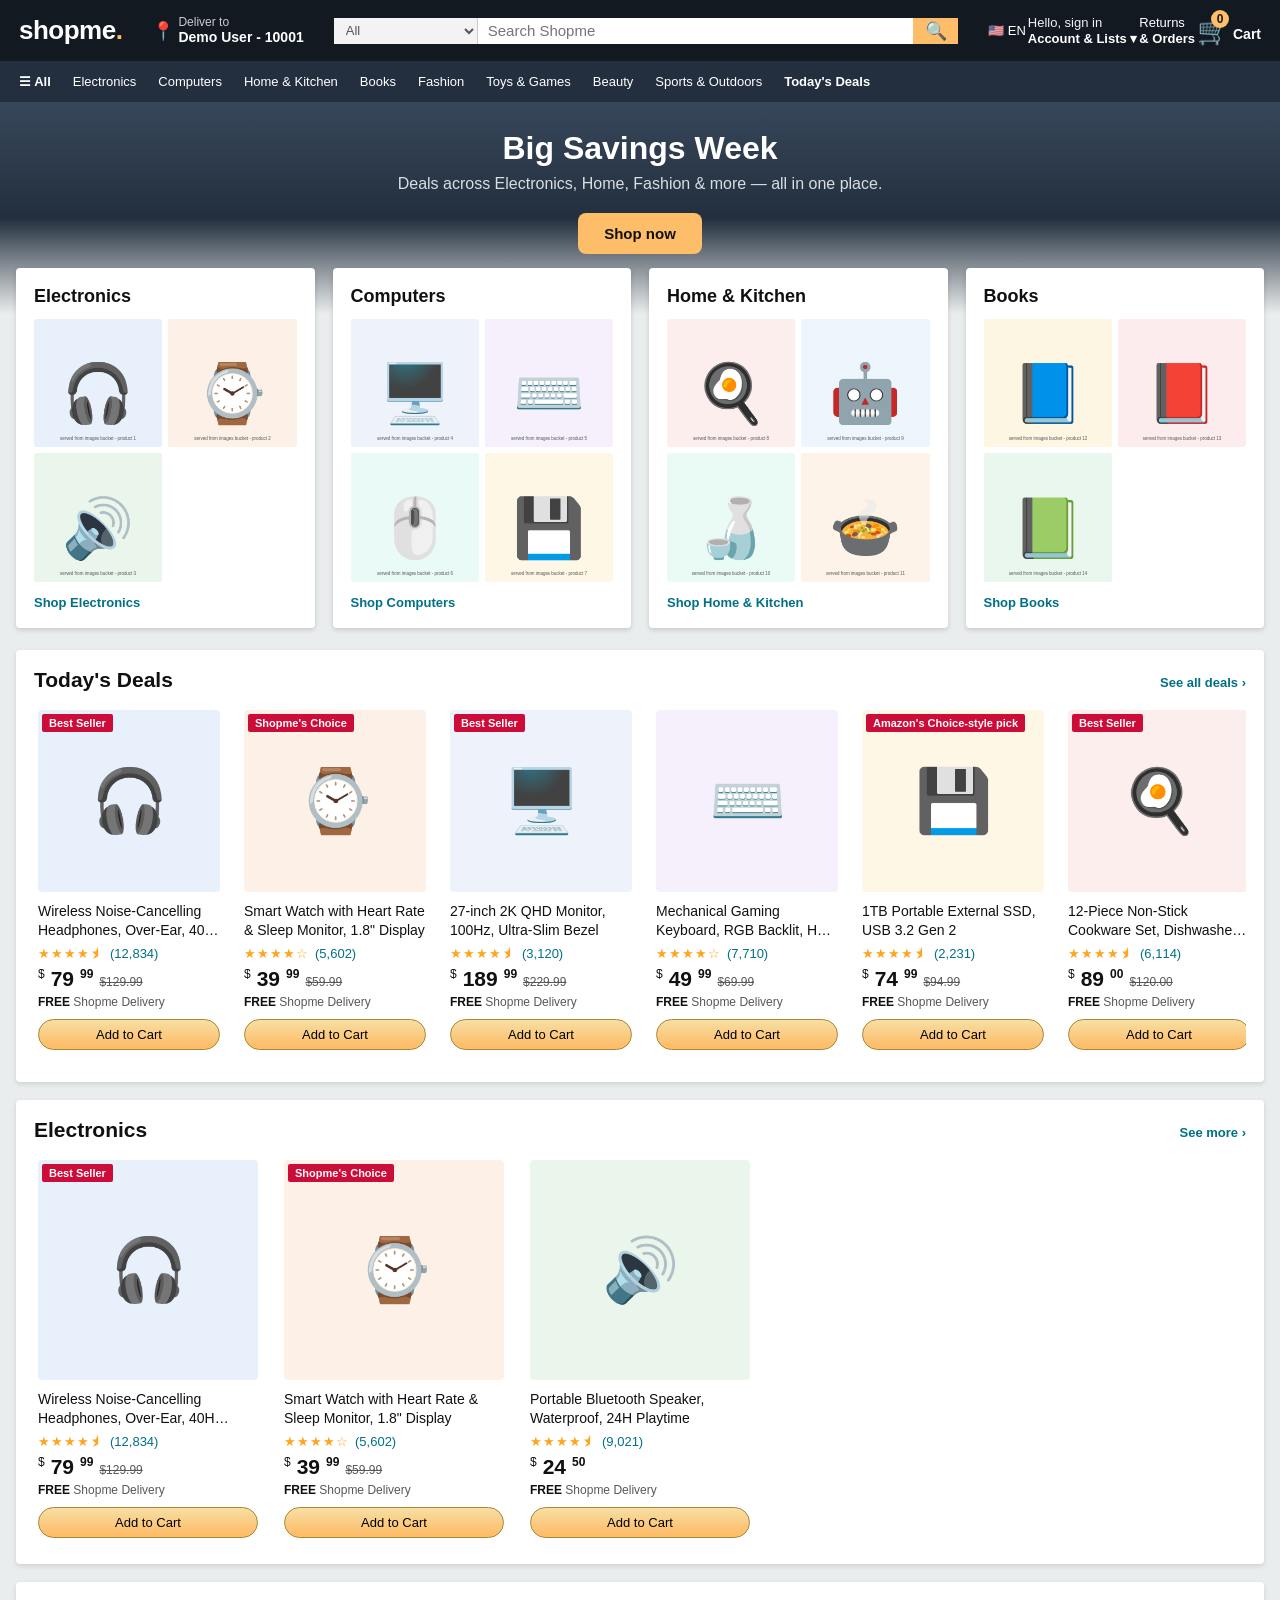
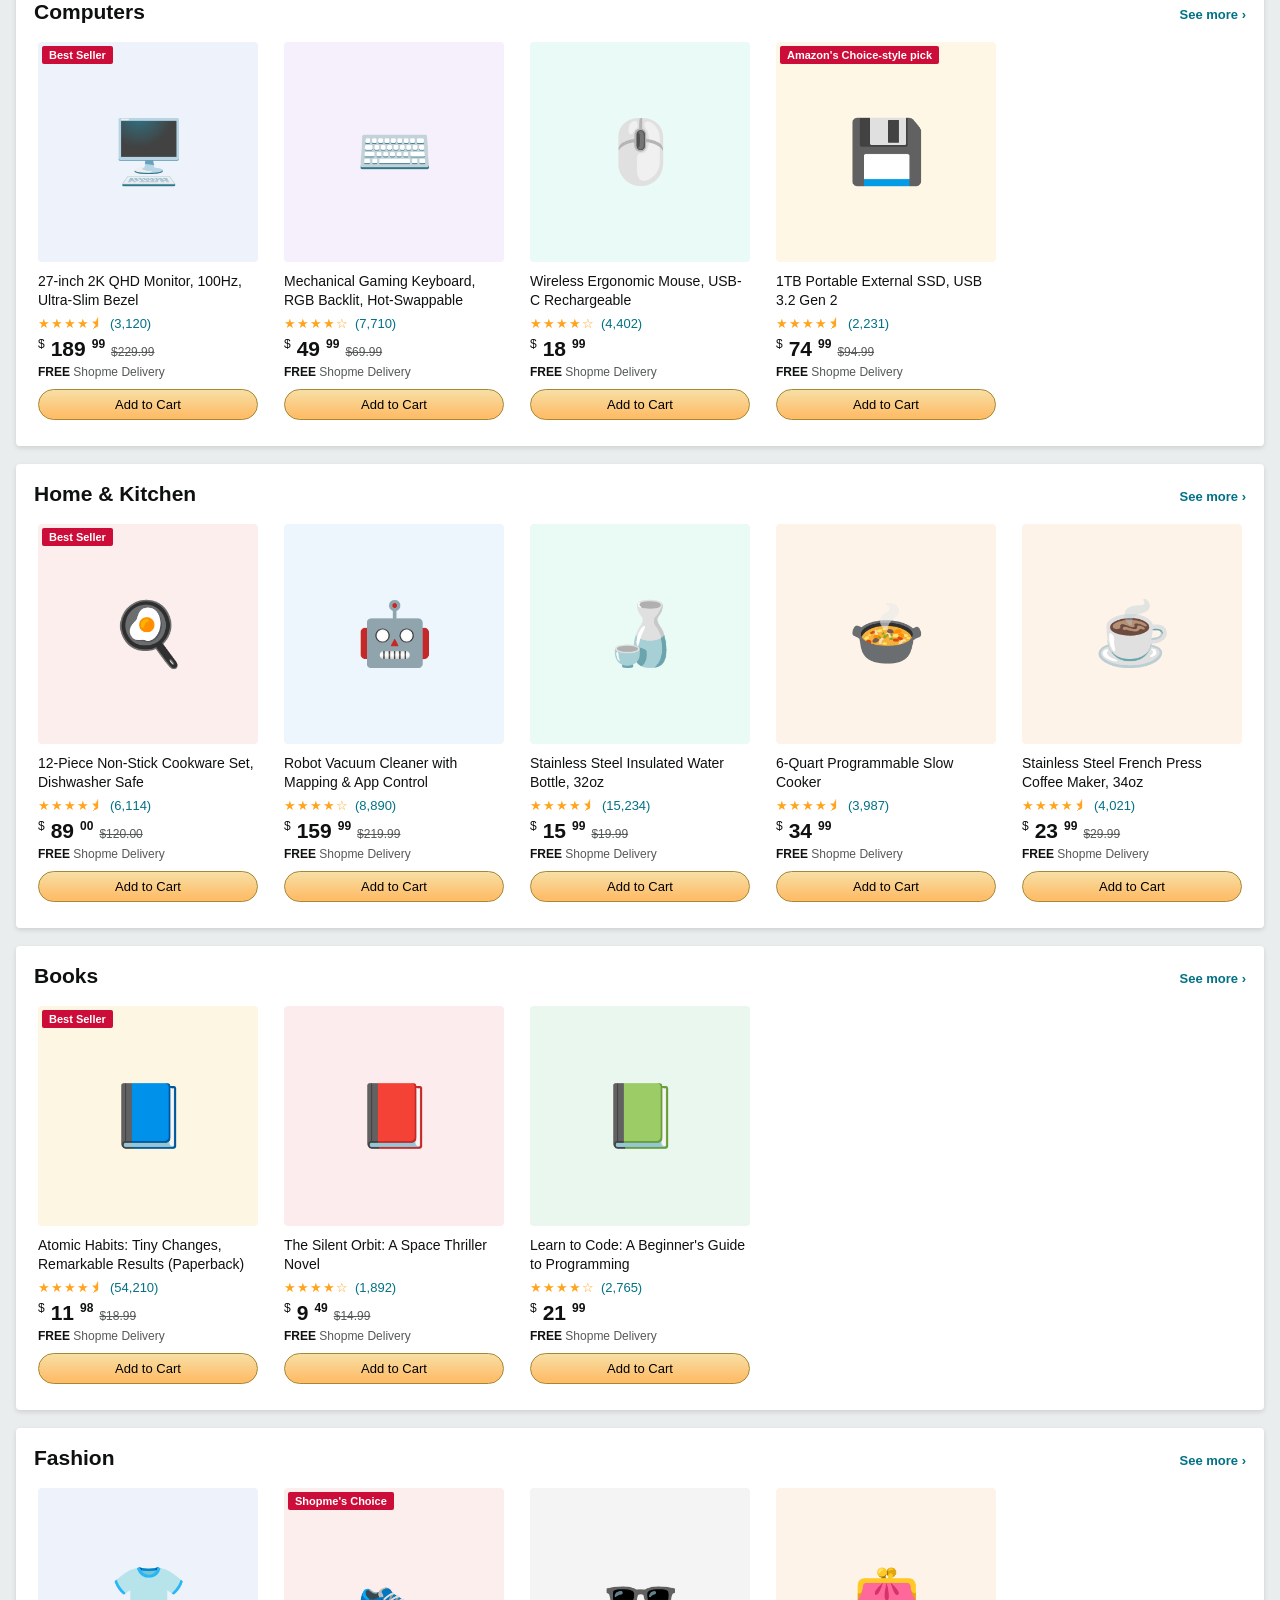
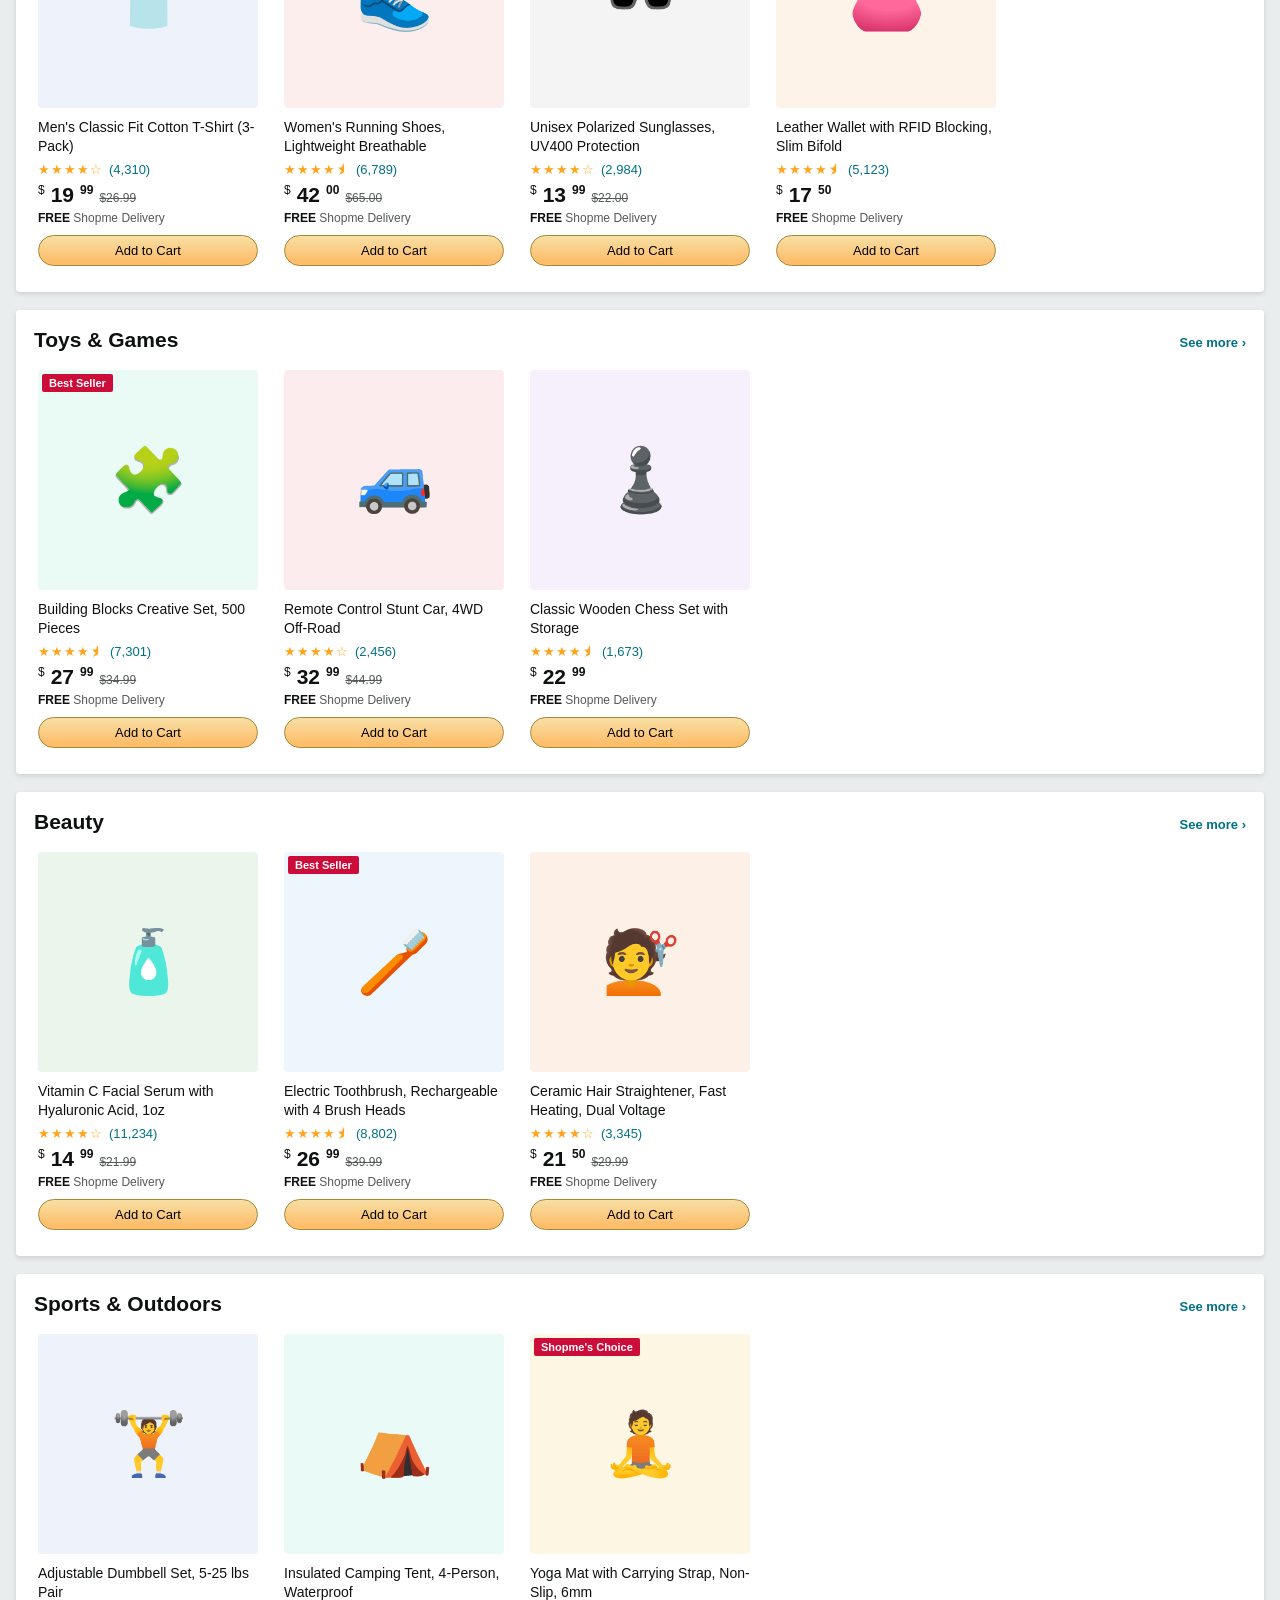
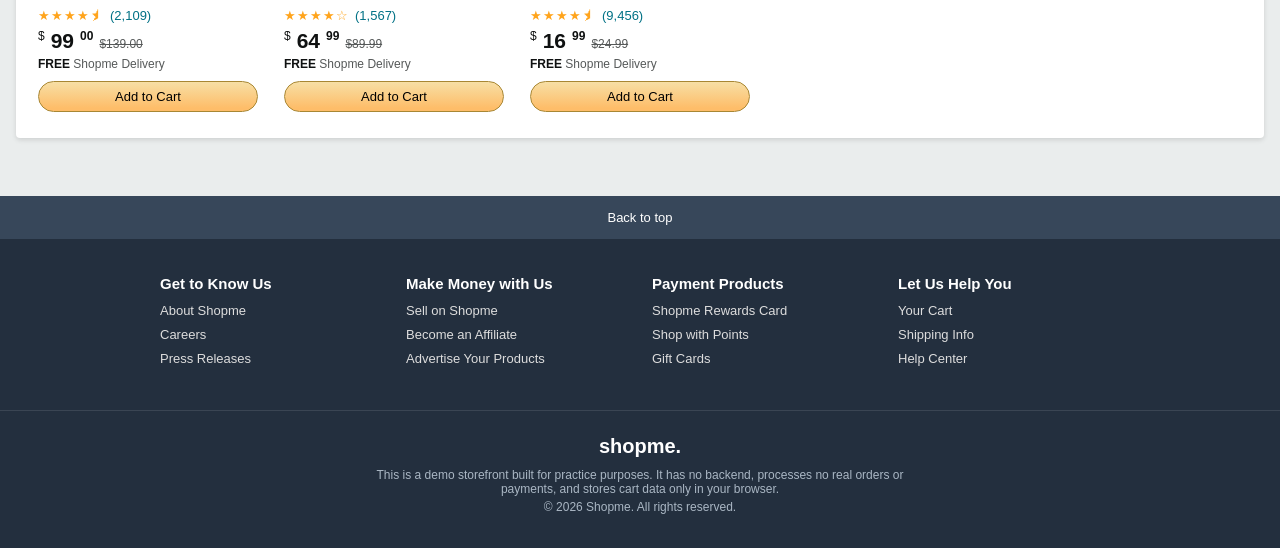
<file: index.html>
<!DOCTYPE html>
<html lang="en">
<head>
  <meta charset="UTF-8" />
  <meta name="viewport" content="width=device-width, initial-scale=1.0" />
  <title>Shopme — Online Shopping for Electronics, Books, Home & More (CI/CD test)</title>
  <link rel="stylesheet" href="css/style.css" />
</head>
<body>
  <div class="page-wrap">

    <header class="site-header">
      <div class="header-row top-row">
        <a href="index.html" class="logo">shopme<span class="logo-dot">.</span></a>

        <div class="deliver-to">
          <span class="pin">📍</span>
          <div class="deliver-text">
            <span class="deliver-line1">Deliver to</span>
            <span class="deliver-line2">Demo User - 10001</span>
          </div>
        </div>

        <form class="search-bar" id="search-form" role="search">
          <select class="search-category" id="search-category" aria-label="Search category">
            <option value="all">All</option>
            <option value="Electronics">Electronics</option>
            <option value="Computers">Computers</option>
            <option value="Home & Kitchen">Home &amp; Kitchen</option>
            <option value="Books">Books</option>
            <option value="Fashion">Fashion</option>
            <option value="Toys & Games">Toys &amp; Games</option>
            <option value="Beauty">Beauty</option>
            <option value="Sports & Outdoors">Sports &amp; Outdoors</option>
          </select>
          <input type="text" id="search-input" class="search-input" placeholder="Search Shopme" aria-label="Search Shopme" />
          <button type="submit" class="search-btn" aria-label="Search">🔍</button>
        </form>

        <div class="header-links">
          <div class="lang-select">🇺🇸 EN</div>
          <a href="#" class="account-link">
            <span class="line1">Hello, sign in</span>
            <span class="line2">Account &amp; Lists ▾</span>
          </a>
          <a href="#" class="orders-link">
            <span class="line1">Returns</span>
            <span class="line2">&amp; Orders</span>
          </a>
          <a href="cart.html" class="cart-link">
            <span class="cart-icon-wrap">🛒<span id="cart-count" class="cart-count">0</span></span>
            <span class="cart-text">Cart</span>
          </a>
        </div>
      </div>

      <nav class="header-row nav-row">
        <button class="all-menu" type="button">☰ All</button>
        <a href="index.html?cat=Electronics">Electronics</a>
        <a href="index.html?cat=Computers">Computers</a>
        <a href="index.html?cat=Home%20%26%20Kitchen">Home &amp; Kitchen</a>
        <a href="index.html?cat=Books">Books</a>
        <a href="index.html?cat=Fashion">Fashion</a>
        <a href="index.html?cat=Toys%20%26%20Games">Toys &amp; Games</a>
        <a href="index.html?cat=Beauty">Beauty</a>
        <a href="index.html?cat=Sports%20%26%20Outdoors">Sports &amp; Outdoors</a>
        <a href="#" class="nav-deals">Today's Deals</a>
      </nav>
    </header>

    <main>
      <section class="hero">
        <h1>Big Savings Week</h1>
        <p>Deals across Electronics, Home, Fashion & more — all in one place.</p>
        <button class="hero-cta" onclick="document.getElementById('home-sections').scrollIntoView({behavior:'smooth'})">Shop now</button>
      </section>

      <div class="content-wrap">
        <div class="promo-row" id="promo-row"></div>

        <section id="search-results" class="section" hidden></section>

        <div id="home-sections">
          <section class="section">
            <div class="section-head">
              <h2>Today's Deals</h2>
              <a href="#" class="nav-deals-link">See all deals ›</a>
            </div>
            <div class="deals-strip" id="deals-strip"></div>
          </section>

          <div id="category-sections"></div>
        </div>
      </div>
    </main>

    <footer class="site-footer">
      <button class="back-to-top" onclick="window.scrollTo({top:0,behavior:'smooth'})">Back to top</button>
      <div class="footer-columns">
        <div>
          <h4>Get to Know Us</h4>
          <ul>
            <li><a href="#">About Shopme</a></li>
            <li><a href="#">Careers</a></li>
            <li><a href="#">Press Releases</a></li>
          </ul>
        </div>
        <div>
          <h4>Make Money with Us</h4>
          <ul>
            <li><a href="#">Sell on Shopme</a></li>
            <li><a href="#">Become an Affiliate</a></li>
            <li><a href="#">Advertise Your Products</a></li>
          </ul>
        </div>
        <div>
          <h4>Payment Products</h4>
          <ul>
            <li><a href="#">Shopme Rewards Card</a></li>
            <li><a href="#">Shop with Points</a></li>
            <li><a href="#">Gift Cards</a></li>
          </ul>
        </div>
        <div>
          <h4>Let Us Help You</h4>
          <ul>
            <li><a href="cart.html">Your Cart</a></li>
            <li><a href="#">Shipping Info</a></li>
            <li><a href="#">Help Center</a></li>
          </ul>
        </div>
      </div>
      <div class="footer-bottom">
        <div class="footer-logo">shopme.</div>
        <p>This is a demo storefront built for practice purposes. It has no backend, processes no real orders or payments, and stores cart data only in your browser.</p>
        <p>&copy; 2026 Shopme. All rights reserved.</p>
      </div>
    </footer>

  </div>

  <script src="js/products.js"></script>
  <script src="js/cart-utils.js"></script>
  <script src="js/main.js"></script>
</body>
</html>
</file>
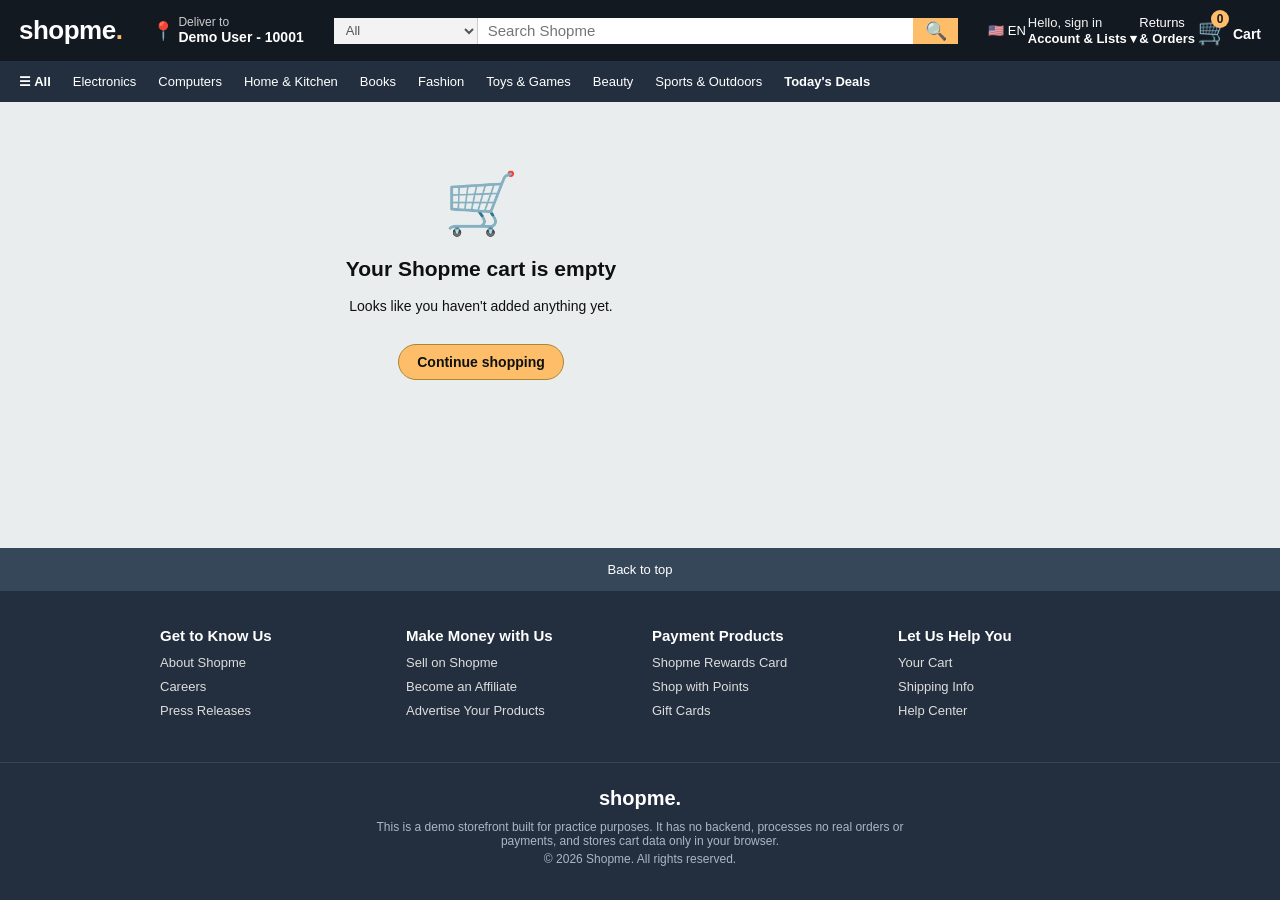
<file: cart.html>
<!DOCTYPE html>
<html lang="en">
<head>
  <meta charset="UTF-8" />
  <meta name="viewport" content="width=device-width, initial-scale=1.0" />
  <title>Your Cart — Shopme</title>
  <link rel="stylesheet" href="css/style.css" />
</head>
<body>
  <div class="page-wrap">

    <header class="site-header">
      <div class="header-row top-row">
        <a href="index.html" class="logo">shopme<span class="logo-dot">.</span></a>

        <div class="deliver-to">
          <span class="pin">📍</span>
          <div class="deliver-text">
            <span class="deliver-line1">Deliver to</span>
            <span class="deliver-line2">Demo User - 10001</span>
          </div>
        </div>

        <form class="search-bar" id="search-form" role="search">
          <select class="search-category" id="search-category" aria-label="Search category">
            <option value="all">All</option>
            <option value="Electronics">Electronics</option>
            <option value="Computers">Computers</option>
            <option value="Home & Kitchen">Home &amp; Kitchen</option>
            <option value="Books">Books</option>
            <option value="Fashion">Fashion</option>
            <option value="Toys & Games">Toys &amp; Games</option>
            <option value="Beauty">Beauty</option>
            <option value="Sports & Outdoors">Sports &amp; Outdoors</option>
          </select>
          <input type="text" id="search-input" class="search-input" placeholder="Search Shopme" aria-label="Search Shopme" />
          <button type="submit" class="search-btn" aria-label="Search">🔍</button>
        </form>

        <div class="header-links">
          <div class="lang-select">🇺🇸 EN</div>
          <a href="#" class="account-link">
            <span class="line1">Hello, sign in</span>
            <span class="line2">Account &amp; Lists ▾</span>
          </a>
          <a href="#" class="orders-link">
            <span class="line1">Returns</span>
            <span class="line2">&amp; Orders</span>
          </a>
          <a href="cart.html" class="cart-link">
            <span class="cart-icon-wrap">🛒<span id="cart-count" class="cart-count">0</span></span>
            <span class="cart-text">Cart</span>
          </a>
        </div>
      </div>

      <nav class="header-row nav-row">
        <button class="all-menu" type="button">☰ All</button>
        <a href="index.html?cat=Electronics">Electronics</a>
        <a href="index.html?cat=Computers">Computers</a>
        <a href="index.html?cat=Home%20%26%20Kitchen">Home &amp; Kitchen</a>
        <a href="index.html?cat=Books">Books</a>
        <a href="index.html?cat=Fashion">Fashion</a>
        <a href="index.html?cat=Toys%20%26%20Games">Toys &amp; Games</a>
        <a href="index.html?cat=Beauty">Beauty</a>
        <a href="index.html?cat=Sports%20%26%20Outdoors">Sports &amp; Outdoors</a>
        <a href="#" class="nav-deals">Today's Deals</a>
      </nav>
    </header>

    <main>
      <div class="cart-page">
        <div class="cart-items-box" id="cart-items-box">
          <h1>Shopping Cart</h1>
          <div class="cart-header-row"><span>Item</span><span>Price</span></div>
          <div id="cart-lines"></div>
          <div class="cart-subtotal-row">
            Subtotal (<span id="cart-subtotal-count">0</span> items): <b>$<span id="cart-subtotal-amount">0.00</span></b>
          </div>
        </div>

        <div class="summary-box" id="summary-box">
          <div class="summary-total">
            Subtotal (<span id="summary-count">0</span> items): <b>$<span id="summary-amount">0.00</span></b>
          </div>
          <button class="checkout-btn" id="checkout-btn">Proceed to Checkout</button>
        </div>

        <div class="empty-cart" id="empty-cart" hidden>
          <div class="emoji">🛒</div>
          <h2>Your Shopme cart is empty</h2>
          <p>Looks like you haven't added anything yet.</p>
          <a href="index.html" class="continue-shopping-btn">Continue shopping</a>
        </div>
      </div>
    </main>

    <footer class="site-footer">
      <button class="back-to-top" onclick="window.scrollTo({top:0,behavior:'smooth'})">Back to top</button>
      <div class="footer-columns">
        <div>
          <h4>Get to Know Us</h4>
          <ul>
            <li><a href="#">About Shopme</a></li>
            <li><a href="#">Careers</a></li>
            <li><a href="#">Press Releases</a></li>
          </ul>
        </div>
        <div>
          <h4>Make Money with Us</h4>
          <ul>
            <li><a href="#">Sell on Shopme</a></li>
            <li><a href="#">Become an Affiliate</a></li>
            <li><a href="#">Advertise Your Products</a></li>
          </ul>
        </div>
        <div>
          <h4>Payment Products</h4>
          <ul>
            <li><a href="#">Shopme Rewards Card</a></li>
            <li><a href="#">Shop with Points</a></li>
            <li><a href="#">Gift Cards</a></li>
          </ul>
        </div>
        <div>
          <h4>Let Us Help You</h4>
          <ul>
            <li><a href="cart.html">Your Cart</a></li>
            <li><a href="#">Shipping Info</a></li>
            <li><a href="#">Help Center</a></li>
          </ul>
        </div>
      </div>
      <div class="footer-bottom">
        <div class="footer-logo">shopme.</div>
        <p>This is a demo storefront built for practice purposes. It has no backend, processes no real orders or payments, and stores cart data only in your browser.</p>
        <p>&copy; 2026 Shopme. All rights reserved.</p>
      </div>
    </footer>

  </div>

  <div class="modal-overlay" id="checkout-modal" hidden>
    <div class="modal-box">
      <div class="emoji">✅</div>
      <h2>Order placed!</h2>
      <p>Thanks for shopping with Shopme. This is a front-end demo, so no real order was submitted and no payment was charged.</p>
      <button id="close-modal-btn" type="button">Continue shopping</button>
    </div>
  </div>

  <script src="js/products.js"></script>
  <script src="js/cart-utils.js"></script>
  <script src="js/cart-page.js"></script>
</body>
</html>
</file>
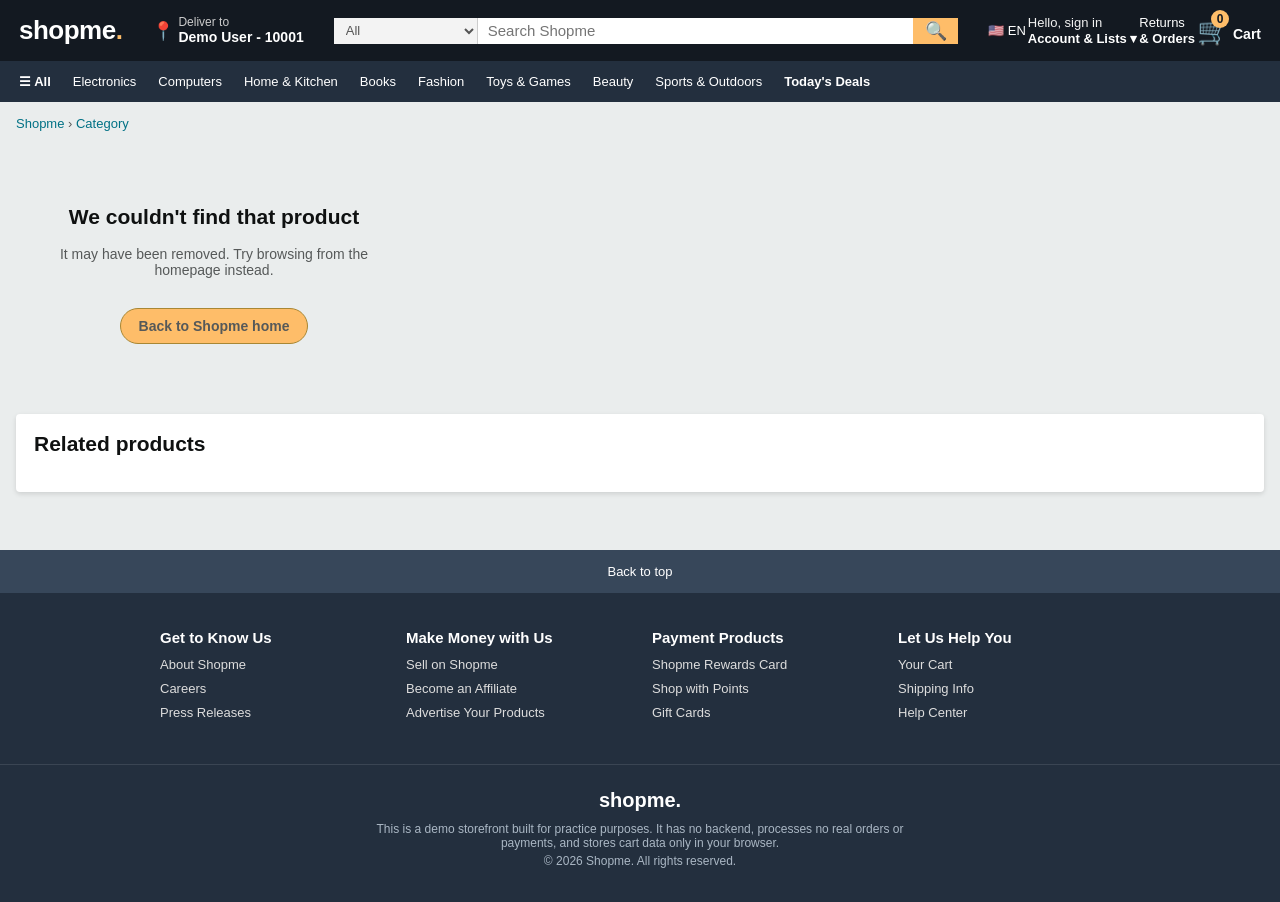
<file: product.html>
<!DOCTYPE html>
<html lang="en">
<head>
  <meta charset="UTF-8" />
  <meta name="viewport" content="width=device-width, initial-scale=1.0" />
  <title>Product — Shopme</title>
  <link rel="stylesheet" href="css/style.css" />
</head>
<body>
  <div class="page-wrap">

    <header class="site-header">
      <div class="header-row top-row">
        <a href="index.html" class="logo">shopme<span class="logo-dot">.</span></a>

        <div class="deliver-to">
          <span class="pin">📍</span>
          <div class="deliver-text">
            <span class="deliver-line1">Deliver to</span>
            <span class="deliver-line2">Demo User - 10001</span>
          </div>
        </div>

        <form class="search-bar" id="search-form" role="search">
          <select class="search-category" id="search-category" aria-label="Search category">
            <option value="all">All</option>
            <option value="Electronics">Electronics</option>
            <option value="Computers">Computers</option>
            <option value="Home & Kitchen">Home &amp; Kitchen</option>
            <option value="Books">Books</option>
            <option value="Fashion">Fashion</option>
            <option value="Toys & Games">Toys &amp; Games</option>
            <option value="Beauty">Beauty</option>
            <option value="Sports & Outdoors">Sports &amp; Outdoors</option>
          </select>
          <input type="text" id="search-input" class="search-input" placeholder="Search Shopme" aria-label="Search Shopme" />
          <button type="submit" class="search-btn" aria-label="Search">🔍</button>
        </form>

        <div class="header-links">
          <div class="lang-select">🇺🇸 EN</div>
          <a href="#" class="account-link">
            <span class="line1">Hello, sign in</span>
            <span class="line2">Account &amp; Lists ▾</span>
          </a>
          <a href="#" class="orders-link">
            <span class="line1">Returns</span>
            <span class="line2">&amp; Orders</span>
          </a>
          <a href="cart.html" class="cart-link">
            <span class="cart-icon-wrap">🛒<span id="cart-count" class="cart-count">0</span></span>
            <span class="cart-text">Cart</span>
          </a>
        </div>
      </div>

      <nav class="header-row nav-row">
        <button class="all-menu" type="button">☰ All</button>
        <a href="index.html?cat=Electronics">Electronics</a>
        <a href="index.html?cat=Computers">Computers</a>
        <a href="index.html?cat=Home%20%26%20Kitchen">Home &amp; Kitchen</a>
        <a href="index.html?cat=Books">Books</a>
        <a href="index.html?cat=Fashion">Fashion</a>
        <a href="index.html?cat=Toys%20%26%20Games">Toys &amp; Games</a>
        <a href="index.html?cat=Beauty">Beauty</a>
        <a href="index.html?cat=Sports%20%26%20Outdoors">Sports &amp; Outdoors</a>
        <a href="#" class="nav-deals">Today's Deals</a>
      </nav>
    </header>

    <main>
      <p class="breadcrumb">
        <a href="index.html">Shopme</a> ›
        <a href="index.html" id="breadcrumb-category">Category</a>
      </p>

      <div class="product-detail" id="product-root">
        <!-- filled by js/product-page.js -->
      </div>

      <div class="content-wrap">
        <section class="section" id="related-products">
          <div class="section-head">
            <h2>Related products</h2>
          </div>
          <div class="product-grid"></div>
        </section>
      </div>
    </main>

    <footer class="site-footer">
      <button class="back-to-top" onclick="window.scrollTo({top:0,behavior:'smooth'})">Back to top</button>
      <div class="footer-columns">
        <div>
          <h4>Get to Know Us</h4>
          <ul>
            <li><a href="#">About Shopme</a></li>
            <li><a href="#">Careers</a></li>
            <li><a href="#">Press Releases</a></li>
          </ul>
        </div>
        <div>
          <h4>Make Money with Us</h4>
          <ul>
            <li><a href="#">Sell on Shopme</a></li>
            <li><a href="#">Become an Affiliate</a></li>
            <li><a href="#">Advertise Your Products</a></li>
          </ul>
        </div>
        <div>
          <h4>Payment Products</h4>
          <ul>
            <li><a href="#">Shopme Rewards Card</a></li>
            <li><a href="#">Shop with Points</a></li>
            <li><a href="#">Gift Cards</a></li>
          </ul>
        </div>
        <div>
          <h4>Let Us Help You</h4>
          <ul>
            <li><a href="cart.html">Your Cart</a></li>
            <li><a href="#">Shipping Info</a></li>
            <li><a href="#">Help Center</a></li>
          </ul>
        </div>
      </div>
      <div class="footer-bottom">
        <div class="footer-logo">shopme.</div>
        <p>This is a demo storefront built for practice purposes. It has no backend, processes no real orders or payments, and stores cart data only in your browser.</p>
        <p>&copy; 2026 Shopme. All rights reserved.</p>
      </div>
    </footer>

  </div>

  <script src="js/products.js"></script>
  <script src="js/cart-utils.js"></script>
  <script src="js/product-page.js"></script>
</body>
</html>
</file>
<file: css/style.css>
/* ============================================================
   Shopme — stylesheet
   A static front-end demo styled after amazon.com's look & feel.
   ============================================================ */

:root {
  --dark: #131921;
  --dark-2: #232f3e;
  --dark-2-hover: #37475a;
  --orange: #febd69;
  --orange-hover: #f3a847;
  --link-blue: #007185;
  --link-blue-hover: #c7511f;
  --price-red: #b12704;
  --star-orange: #ffa41c;
  --border: #d5d9d9;
  --page-bg: #eaeded;
  --text: #0f1111;
  --muted: #565959;
}

* { box-sizing: border-box; }

html, body {
  margin: 0;
  padding: 0;
  background: var(--page-bg);
  color: var(--text);
  font-family: Arial, Helvetica, sans-serif;
  font-size: 14px;
  -webkit-font-smoothing: antialiased;
}

a { text-decoration: none; color: inherit; }
ul { list-style: none; margin: 0; padding: 0; }
button { font-family: inherit; cursor: pointer; }
img { max-width: 100%; display: block; }

.page-wrap {
  min-height: 100vh;
  display: flex;
  flex-direction: column;
}

/* ---------------- Header ---------------- */

.site-header {
  background: var(--dark);
  color: #fff;
  position: sticky;
  top: 0;
  z-index: 100;
}

.header-row {
  display: flex;
  align-items: center;
}

.top-row {
  padding: 8px 10px;
  gap: 12px;
}

.top-row > * {
  border: 1px solid transparent;
  padding: 6px 8px;
  border-radius: 3px;
}
.top-row > *:hover {
  border-color: #fff;
}

.logo {
  display: flex;
  align-items: baseline;
  font-size: 26px;
  font-weight: 700;
  color: #fff;
  white-space: nowrap;
  letter-spacing: -0.5px;
  flex-shrink: 0;
}
.logo .logo-dot { color: var(--orange); }

.deliver-to {
  display: none;
  align-items: center;
  gap: 4px;
  flex-shrink: 0;
  cursor: pointer;
}
.deliver-to .pin { font-size: 18px; }
.deliver-text { display: flex; flex-direction: column; line-height: 1.15; }
.deliver-line1 { font-size: 12px; color: #ccc; }
.deliver-line2 { font-size: 14px; font-weight: 700; }

.search-bar {
  flex: 1 1 auto;
  display: flex;
  height: 40px;
  border-radius: 4px;
  overflow: hidden;
  min-width: 140px;
}

.search-category {
  background: #f3f3f3;
  border: none;
  color: #555;
  padding: 0 8px;
  font-size: 13px;
  border-right: 1px solid #cccccc;
  display: none;
}

.search-input {
  flex: 1;
  border: none;
  padding: 0 10px;
  font-size: 15px;
  outline: none;
  min-width: 0;
}

.search-btn {
  width: 45px;
  background: var(--orange);
  border: none;
  font-size: 18px;
  flex-shrink: 0;
}
.search-btn:hover { background: var(--orange-hover); }

.header-links {
  display: flex;
  align-items: center;
  gap: 2px;
  flex-shrink: 0;
}

.lang-select { display: none; align-items: center; gap: 4px; font-size: 13px; }

.account-link, .orders-link {
  display: flex;
  flex-direction: column;
  line-height: 1.2;
  font-size: 13px;
  white-space: nowrap;
}
.account-link .line1 { color: #f2f2f2; }
.account-link .line2, .orders-link .line2 { font-weight: 700; }
.orders-link { display: none; }

.cart-link {
  display: flex;
  align-items: flex-end;
  gap: 4px;
  white-space: nowrap;
}
.cart-icon-wrap {
  position: relative;
  font-size: 26px;
  line-height: 1;
}
.cart-count {
  position: absolute;
  top: -8px;
  left: 14px;
  background: var(--orange);
  color: var(--dark);
  font-weight: 700;
  font-size: 12px;
  min-width: 18px;
  height: 18px;
  border-radius: 50%;
  display: flex;
  align-items: center;
  justify-content: center;
  padding: 0 2px;
}
.cart-text {
  font-weight: 700;
  font-size: 14px;
  padding-bottom: 2px;
}

.nav-row {
  background: var(--dark-2);
  padding: 6px 10px;
  gap: 4px;
  overflow-x: auto;
  scrollbar-width: none;
}
.nav-row::-webkit-scrollbar { display: none; }

.nav-row a, .nav-row button.all-menu {
  color: #fff;
  background: transparent;
  border: 1px solid transparent;
  padding: 6px 8px;
  border-radius: 3px;
  font-size: 13px;
  white-space: nowrap;
}
.nav-row button.all-menu { font-weight: 700; display: flex; align-items: center; gap: 4px; }
.nav-row a:hover, .nav-row button.all-menu:hover { border-color: #fff; }
.nav-row .nav-deals { font-weight: 700; }

/* ---------------- Toast ---------------- */

#shopme-toast {
  position: fixed;
  bottom: 24px;
  left: 50%;
  transform: translate(-50%, 20px);
  background: #067d62;
  color: #fff;
  padding: 12px 20px;
  border-radius: 6px;
  font-size: 14px;
  font-weight: 700;
  box-shadow: 0 4px 14px rgba(0,0,0,0.25);
  opacity: 0;
  pointer-events: none;
  transition: opacity 0.25s ease, transform 0.25s ease;
  z-index: 999;
}
#shopme-toast.show {
  opacity: 1;
  transform: translate(-50%, 0);
}

/* ---------------- Main content ---------------- */

main { flex: 1; }

.hero {
  background: linear-gradient(180deg, #37475a 0%, #232f3e 55%, var(--page-bg) 100%);
  padding: 28px 16px 60px;
  color: #fff;
  text-align: center;
}
.hero h1 {
  margin: 0 0 8px;
  font-size: 32px;
}
.hero p {
  margin: 0 0 20px;
  color: #d9dee3;
  font-size: 16px;
}
.hero-cta {
  background: var(--orange);
  color: #0f1111;
  border: none;
  padding: 12px 26px;
  font-size: 15px;
  font-weight: 700;
  border-radius: 8px;
}
.hero-cta:hover { background: var(--orange-hover); }

.content-wrap {
  max-width: 1500px;
  margin: 0 auto;
  padding: 0 16px 40px;
}

.promo-row {
  display: grid;
  grid-template-columns: repeat(auto-fit, minmax(230px, 1fr));
  gap: 18px;
  margin-top: -46px;
  margin-bottom: 22px;
}

.promo-card {
  background: #fff;
  padding: 18px;
  box-shadow: 0 2px 5px rgba(0,0,0,0.15);
  border-radius: 4px;
}
.promo-card h2 { margin: 0 0 12px; font-size: 18px; }
.promo-grid {
  display: grid;
  grid-template-columns: 1fr 1fr;
  gap: 6px;
  margin-bottom: 12px;
}
.promo-tile {
  background: #f5f5f5;
  border-radius: 3px;
  aspect-ratio: 1;
  display: flex;
  align-items: center;
  justify-content: center;
  font-size: 34px;
}
.promo-card a.promo-link {
  color: var(--link-blue);
  font-size: 13px;
  font-weight: 700;
}
.promo-card a.promo-link:hover { color: var(--link-blue-hover); text-decoration: underline; }

.section {
  background: #fff;
  border-radius: 4px;
  box-shadow: 0 2px 5px rgba(0,0,0,0.12);
  padding: 18px 18px 22px;
  margin-bottom: 18px;
}
.section-head {
  display: flex;
  align-items: baseline;
  justify-content: space-between;
  margin-bottom: 14px;
  flex-wrap: wrap;
  gap: 6px;
}
.section-head h2 { margin: 0; font-size: 21px; }
.section-head a { color: var(--link-blue); font-size: 13px; font-weight: 600; }
.section-head a:hover { color: var(--link-blue-hover); text-decoration: underline; }

.product-grid {
  display: grid;
  grid-template-columns: repeat(auto-fill, minmax(190px, 1fr));
  gap: 18px;
}

.deals-strip {
  display: flex;
  gap: 16px;
  overflow-x: auto;
  padding-bottom: 6px;
}
.deals-strip .product-card { min-width: 190px; flex: 0 0 190px; }

.no-results {
  text-align: center;
  padding: 40px 10px;
  color: var(--muted);
}
.no-results h2 { color: var(--text); }

/* ---------------- Product card ---------------- */

.product-card {
  display: flex;
  flex-direction: column;
  background: #fff;
  border-radius: 4px;
  padding: 4px;
  position: relative;
}

.product-link { display: flex; flex-direction: column; flex: 1; }

.product-image {
  aspect-ratio: 1;
  border-radius: 4px;
  display: flex;
  align-items: center;
  justify-content: center;
  font-size: 62px;
  margin-bottom: 10px;
  overflow: hidden;
}

.product-badge {
  position: absolute;
  top: 8px;
  left: 8px;
  background: #cc0c39;
  color: #fff;
  font-size: 11px;
  font-weight: 700;
  padding: 3px 7px;
  border-radius: 2px;
}

.product-title {
  font-size: 14px;
  font-weight: 400;
  margin: 0 0 6px;
  line-height: 1.35;
  display: -webkit-box;
  -webkit-line-clamp: 2;
  -webkit-box-orient: vertical;
  overflow: hidden;
  min-height: 38px;
}
.product-link:hover .product-title { color: var(--link-blue-hover); text-decoration: underline; }

.product-rating {
  display: flex;
  align-items: center;
  gap: 6px;
  margin-bottom: 6px;
  font-size: 13px;
}
.product-rating .stars { color: var(--star-orange); letter-spacing: 1px; }
.product-rating .review-count { color: var(--link-blue); }

.product-price {
  display: flex;
  align-items: baseline;
  gap: 6px;
  margin-bottom: 4px;
}
.price-symbol { font-size: 12px; position: relative; top: -8px; }
.price-dollars { font-size: 21px; font-weight: 700; }
.price-cents { font-size: 12px; position: relative; top: -8px; font-weight: 700; }
.price-original { font-size: 12px; color: var(--muted); text-decoration: line-through; }

.product-delivery { font-size: 12px; color: var(--muted); margin-bottom: 10px; }
.product-delivery b { color: var(--text); }

.add-to-cart-btn, .buy-now-btn {
  border: 1px solid #a88734;
  background: linear-gradient(to bottom, #f7dfa5, var(--orange) 90%);
  border-radius: 20px;
  padding: 7px 10px;
  font-size: 13px;
  font-weight: 400;
  width: 100%;
  margin-top: auto;
}
.add-to-cart-btn:hover, .buy-now-btn:hover { background: linear-gradient(to bottom, #f5d78e, var(--orange-hover) 90%); }

.buy-now-btn {
  border-color: #a5580a;
  background: linear-gradient(to bottom, #f5a052, #e77600 90%);
  color: #fff;
  margin-top: 8px;
}
.buy-now-btn:hover { background: linear-gradient(to bottom, #ef9142, #d66c00 90%); }

/* ---------------- Product detail page ---------------- */

.breadcrumb {
  max-width: 1500px;
  margin: 14px auto 0;
  padding: 0 16px;
  font-size: 13px;
  color: var(--muted);
}
.breadcrumb a { color: var(--link-blue); }
.breadcrumb a:hover { color: var(--link-blue-hover); text-decoration: underline; }

.product-detail {
  max-width: 1500px;
  margin: 0 auto;
  padding: 16px;
  display: grid;
  grid-template-columns: minmax(260px, 1.1fr) minmax(280px, 1.4fr) 300px;
  gap: 24px;
}

.detail-image-box {
  background: #fff;
  border-radius: 4px;
  padding: 18px;
}
.detail-image {
  aspect-ratio: 1;
  border-radius: 4px;
  display: flex;
  align-items: center;
  justify-content: center;
  font-size: 140px;
}

.detail-info { background: #fff; border-radius: 4px; padding: 18px; }
.detail-info h1 { margin: 0 0 8px; font-size: 22px; font-weight: 500; }
.detail-info .brand-link { color: var(--link-blue); font-size: 14px; }
.detail-info .brand-link:hover { color: var(--link-blue-hover); text-decoration: underline; }

.detail-rating { display: flex; align-items: center; gap: 8px; margin: 10px 0; font-size: 15px; }
.detail-rating .stars { color: var(--star-orange); font-size: 18px; letter-spacing: 1px; }
.detail-rating a { color: var(--link-blue); }

hr.divider { border: none; border-top: 1px solid var(--border); margin: 14px 0; }

.detail-price-block .price-dollars { font-size: 28px; }
.detail-price-block .price-cents { font-size: 15px; top: -14px; }
.detail-price-block .price-symbol { top: -14px; }
.detail-price-block .price-original { font-size: 14px; margin-left: 6px; }
.detail-savings { color: var(--price-red); font-size: 15px; margin-top: 2px; }

.detail-bullets { margin: 14px 0; padding-left: 20px; list-style: disc; font-size: 14px; line-height: 1.7; color: var(--text); }

.buy-box {
  background: #fff;
  border-radius: 8px;
  padding: 18px;
  align-self: start;
  border: 1px solid var(--border);
}
.buy-box .price-dollars { font-size: 24px; }
.buy-box-delivery { font-size: 13px; margin: 10px 0; }
.buy-box-delivery .in-stock { color: #007600; font-weight: 700; margin-top: 6px; display: block; }

.qty-row { display: flex; align-items: center; gap: 10px; margin: 12px 0; font-size: 13px; }
.qty-row select {
  padding: 6px 8px;
  border-radius: 8px;
  border: 1px solid var(--border);
  background: #f0f2f2;
}

.buy-box .add-to-cart-btn, .buy-box .buy-now-btn { border-radius: 20px; }

.secure-note { font-size: 12px; color: var(--muted); margin-top: 14px; line-height: 1.5; }

/* ---------------- Cart page ---------------- */

.cart-page {
  max-width: 1100px;
  margin: 16px auto 40px;
  padding: 0 16px;
  display: grid;
  grid-template-columns: 1fr 300px;
  gap: 18px;
  align-items: start;
}

.cart-items-box {
  background: #fff;
  border-radius: 4px;
  padding: 18px;
}
.cart-items-box h1 { margin: 0 0 6px; font-size: 24px; font-weight: 500; }
.cart-header-row {
  display: flex;
  justify-content: space-between;
  border-bottom: 1px solid var(--border);
  padding-bottom: 10px;
  margin-bottom: 6px;
  color: var(--muted);
  font-size: 13px;
}

.cart-line {
  display: grid;
  grid-template-columns: 110px 1fr 90px;
  gap: 14px;
  padding: 16px 0;
  border-bottom: 1px solid var(--border);
}
.cart-line-image {
  aspect-ratio: 1;
  border-radius: 4px;
  display: flex;
  align-items: center;
  justify-content: center;
  font-size: 44px;
}
.cart-line-title { font-size: 15px; margin: 0 0 6px; }
.cart-line-title a:hover { color: var(--link-blue-hover); text-decoration: underline; }
.cart-line-stock { color: #007600; font-size: 12px; margin-bottom: 8px; }
.cart-line-actions { display: flex; align-items: center; gap: 14px; font-size: 13px; }
.qty-select {
  padding: 4px 6px;
  border-radius: 8px;
  border: 1px solid var(--border);
  background: #f0f2f2;
}
.cart-line-actions button {
  background: none;
  border: none;
  color: var(--link-blue);
  font-size: 13px;
  padding: 0;
}
.cart-line-actions button:hover { color: var(--link-blue-hover); text-decoration: underline; }
.cart-line-price { text-align: right; font-weight: 700; font-size: 16px; }

.cart-subtotal-row {
  text-align: right;
  padding-top: 14px;
  font-size: 18px;
}

.summary-box {
  background: #fff;
  border-radius: 8px;
  padding: 18px;
  border: 1px solid var(--border);
}
.summary-box .summary-total { font-size: 18px; margin-bottom: 12px; }
.summary-box .summary-total b { font-weight: 700; }
.checkout-btn {
  width: 100%;
  border: 1px solid #a5580a;
  background: linear-gradient(to bottom, #f5a052, #e77600 90%);
  color: #fff;
  border-radius: 20px;
  padding: 9px 10px;
  font-size: 14px;
}
.checkout-btn:hover { background: linear-gradient(to bottom, #ef9142, #d66c00 90%); }
.checkout-btn:disabled { background: #ddd; border-color: #ccc; color: #888; cursor: not-allowed; }

.empty-cart {
  text-align: center;
  padding: 50px 10px;
}
.empty-cart .emoji { font-size: 60px; margin-bottom: 10px; }
.continue-shopping-btn {
  display: inline-block;
  margin-top: 16px;
  background: var(--orange);
  border: 1px solid #a88734;
  border-radius: 20px;
  padding: 9px 18px;
  font-weight: 700;
}
.continue-shopping-btn:hover { background: var(--orange-hover); }

/* ---------------- Checkout confirmation modal ---------------- */

.modal-overlay {
  position: fixed;
  inset: 0;
  background: rgba(0,0,0,0.5);
  display: flex;
  align-items: center;
  justify-content: center;
  z-index: 200;
}
.modal-overlay[hidden] { display: none; }
.modal-box {
  background: #fff;
  border-radius: 8px;
  padding: 32px;
  max-width: 380px;
  text-align: center;
  box-shadow: 0 10px 40px rgba(0,0,0,0.3);
}
.modal-box .emoji { font-size: 48px; margin-bottom: 10px; }
.modal-box h2 { margin: 0 0 8px; }
.modal-box p { color: var(--muted); margin: 0 0 20px; line-height: 1.5; }
.modal-box button {
  background: var(--orange);
  border: 1px solid #a88734;
  border-radius: 20px;
  padding: 10px 24px;
  font-weight: 700;
}
.modal-box button:hover { background: var(--orange-hover); }

/* ---------------- Footer ---------------- */

.site-footer { background: var(--dark-2); color: #fff; margin-top: auto; }
.back-to-top {
  width: 100%;
  background: #37475a;
  color: #fff;
  border: none;
  padding: 14px;
  font-size: 13px;
}
.back-to-top:hover { background: var(--dark-2-hover); }

.footer-columns {
  max-width: 1000px;
  margin: 0 auto;
  padding: 36px 20px;
  display: grid;
  grid-template-columns: repeat(auto-fit, minmax(180px, 1fr));
  gap: 24px;
}
.footer-columns h4 { font-size: 15px; margin: 0 0 10px; }
.footer-columns li { margin-bottom: 8px; }
.footer-columns a { color: #ddd; font-size: 13px; }
.footer-columns a:hover { text-decoration: underline; }

.footer-bottom {
  border-top: 1px solid #3a4553;
  text-align: center;
  padding: 24px 16px 30px;
}
.footer-logo { font-size: 20px; font-weight: 700; margin-bottom: 10px; }
.footer-bottom p { color: #aab7c4; font-size: 12px; margin: 4px 0; max-width: 560px; margin-left: auto; margin-right: auto; }

/* ---------------- Responsive ---------------- */

@media (min-width: 720px) {
  .search-category { display: block; }
  .deliver-to { display: flex; }
  .lang-select { display: flex; }
  .orders-link { display: flex; }
}

@media (max-width: 900px) {
  .product-detail { grid-template-columns: 1fr; }
  .cart-page { grid-template-columns: 1fr; }
}

@media (max-width: 480px) {
  .account-link .line1 { display: none; }
  .cart-text { display: none; }
}
.promo-tile img,
.detail-image img,
.cart-line-image img {
  width: 100%;
  height: auto;
  display: block;
  border-radius: inherit;
}
</file>
